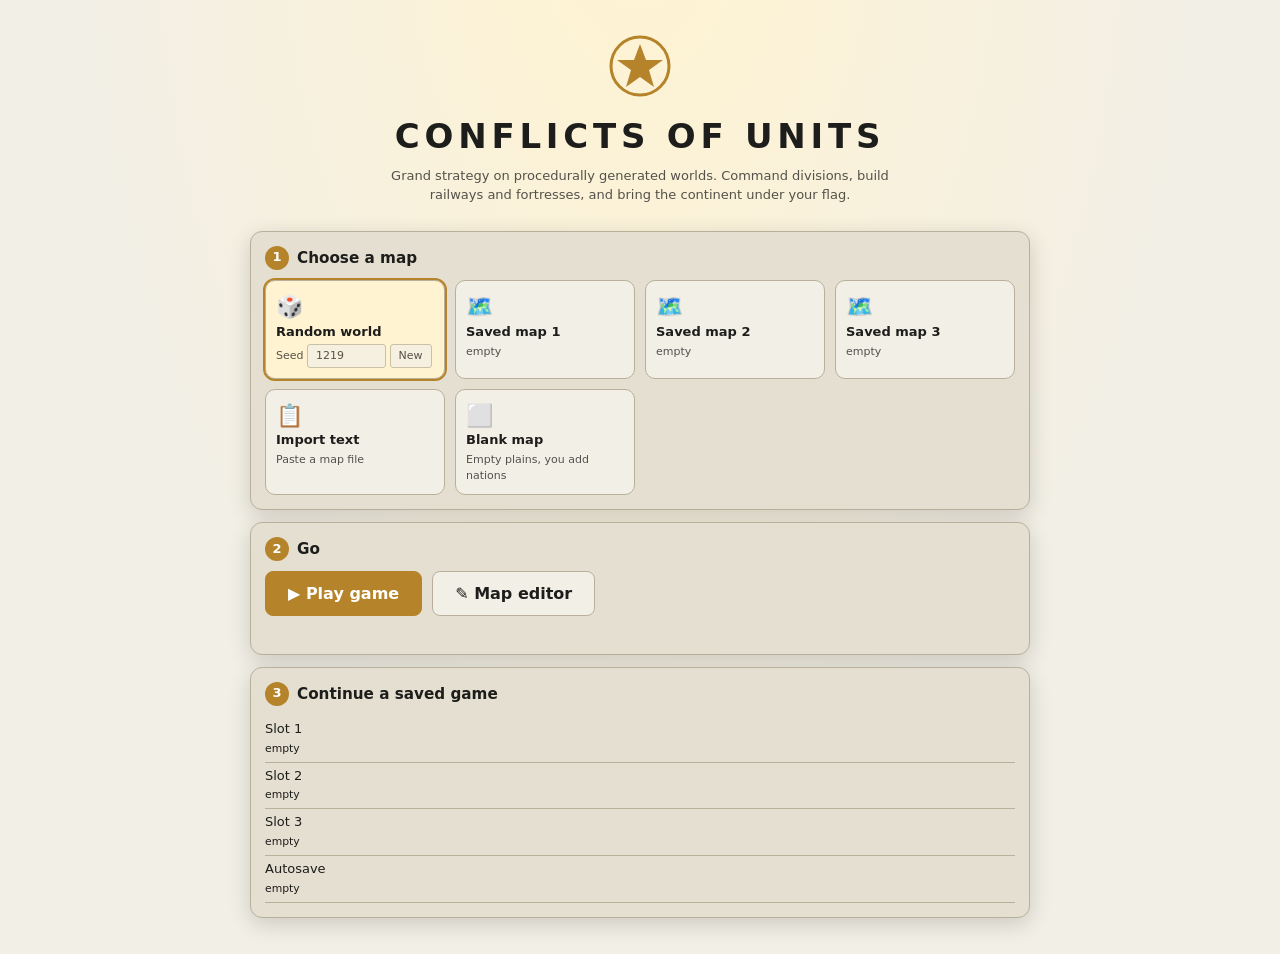
<file: index.html>
<!DOCTYPE html><html lang="en"><head><meta charset="utf-8"><meta name="viewport" content="width=device-width, initial-scale=1, viewport-fit=cover"><title>Conflicts of Units</title><link rel="stylesheet" href="style.css"></head><body><div id="menu"></div>
<script src="data.js"></script><script src="world.js"></script><script src="sim.js"></script><script src="build.js"></script><script src="ai.js"></script><script src="render.js"></script><script src="input.js"></script><script src="mapio.js"></script><script src="editor.js"></script><script src="save.js"></script><script src="ui.js"></script><script src="game.js"></script><script src="page.js"></script>
<script>Menu.init()</script></body></html>
</file>
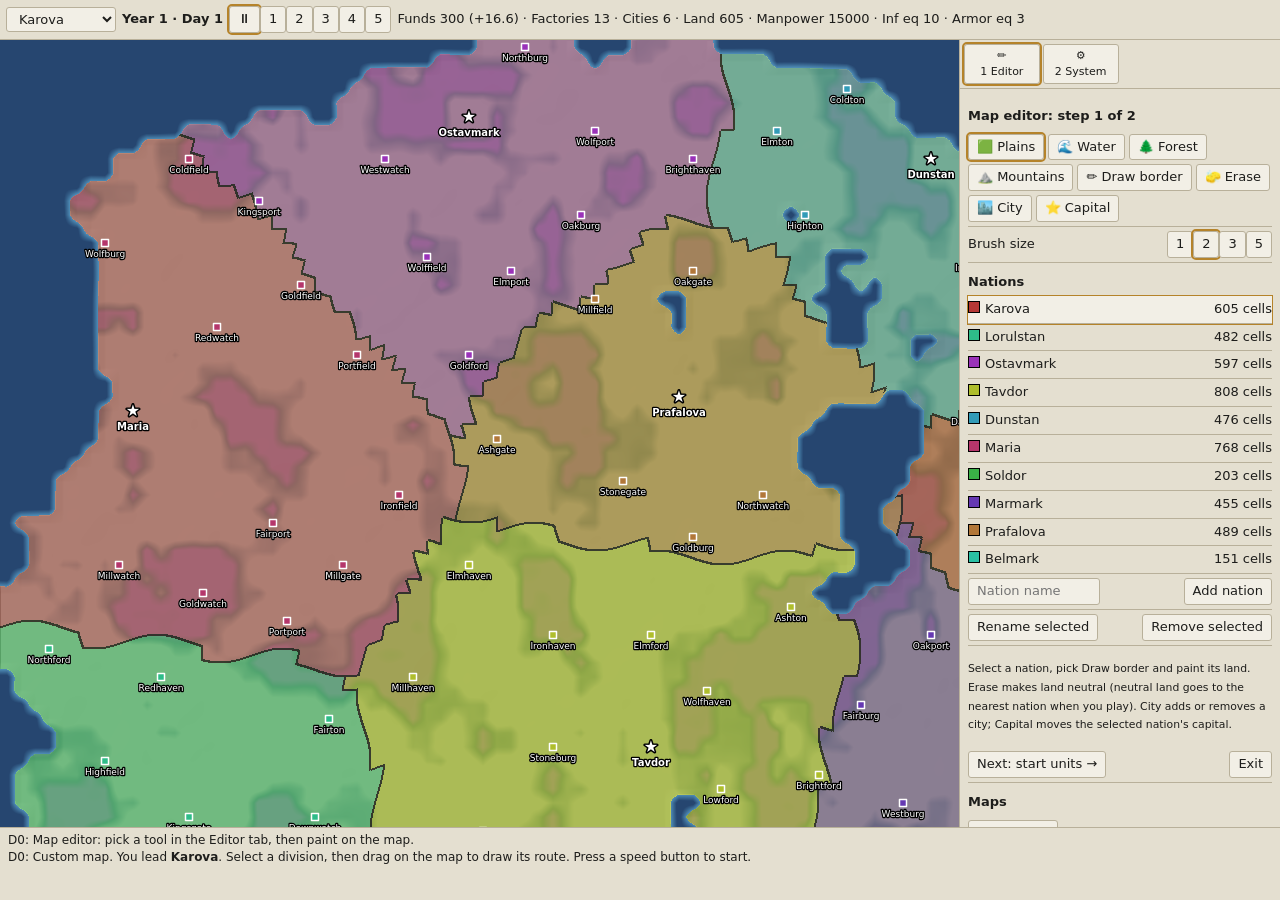
<file: edit.html>
<!DOCTYPE html><html lang="en"><head><meta charset="utf-8"><meta name="viewport" content="width=device-width, initial-scale=1, viewport-fit=cover"><title>Conflicts of Units - Map Editor</title><link rel="stylesheet" href="style.css"></head><body><div id="app"><div id="top"><select id="cs"></select><b id="dt"></b><span id="sp"></span><span id="st"></span></div><div id="main"><div id="cvw"><canvas id="cv"></canvas></div><div id="side"><div id="tabs"></div><div id="pane"></div></div></div><div id="log"></div></div>
<script src="data.js"></script><script src="world.js"></script><script src="sim.js"></script><script src="build.js"></script><script src="ai.js"></script><script src="render.js"></script><script src="input.js"></script><script src="mapio.js"></script><script src="editor.js"></script><script src="save.js"></script><script src="ui.js"></script><script src="game.js"></script><script src="page.js"></script>
<script>Page.start("edit")</script></body></html>
</file>
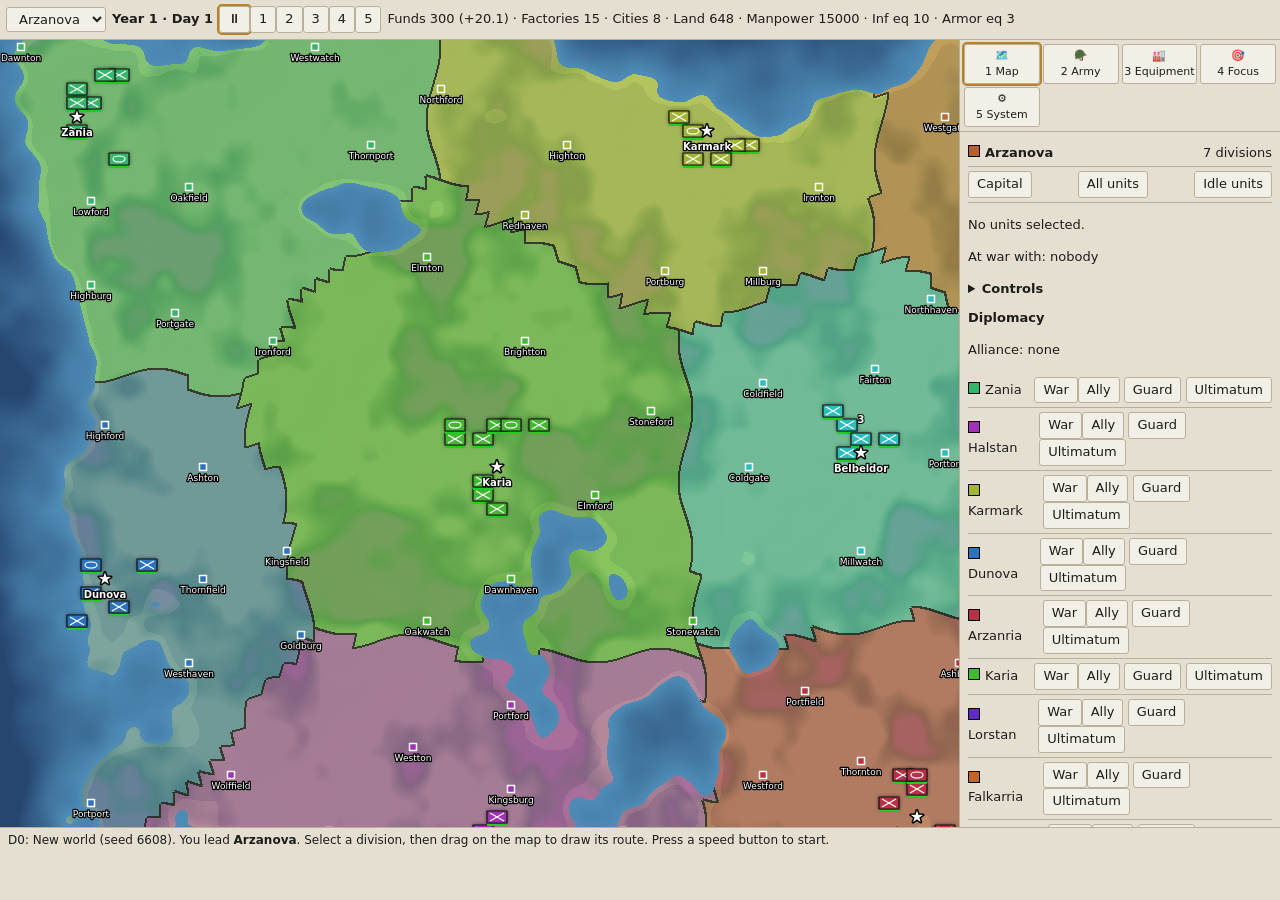
<file: game.html>
<!DOCTYPE html><html lang="en"><head><meta charset="utf-8"><meta name="viewport" content="width=device-width, initial-scale=1, viewport-fit=cover"><title>Conflicts of Units - Game</title><link rel="stylesheet" href="style.css"></head><body><div id="app"><div id="top"><select id="cs"></select><b id="dt"></b><span id="sp"></span><span id="st"></span></div><div id="main"><div id="cvw"><canvas id="cv"></canvas></div><div id="side"><div id="tabs"></div><div id="pane"></div></div></div><div id="log"></div></div>
<script src="data.js"></script><script src="world.js"></script><script src="sim.js"></script><script src="build.js"></script><script src="ai.js"></script><script src="render.js"></script><script src="input.js"></script><script src="mapio.js"></script><script src="editor.js"></script><script src="save.js"></script><script src="ui.js"></script><script src="game.js"></script><script src="page.js"></script>
<script>Page.start("game")</script></body></html>
</file>
<file: style.css>
:root{--bg:#f2efe6;--pn:#e4dfd0;--tx:#1d1d1b;--bd:#b8b09a;--ac:#b5832a;box-sizing:border-box;padding-top:env(safe-area-inset-top,0px);padding-bottom:env(safe-area-inset-bottom,0px)}
@media(prefers-color-scheme:dark){:root:not([data-theme=light]){--bg:#15181b;--pn:#20252a;--tx:#e6e2d3;--bd:#3a4047;--ac:#d9a441;color-scheme:dark}}
:root[data-theme=dark]{--bg:#15181b;--pn:#20252a;--tx:#e6e2d3;--bd:#3a4047;--ac:#d9a441;color-scheme:dark}
html,body{height:100%;margin:0}body{background:var(--bg);color:var(--tx);font:13px/1.45 system-ui,sans-serif}
#app{display:flex;flex-direction:column;height:100%}
#top{display:flex;flex-wrap:wrap;gap:6px;align-items:center;padding:6px;background:var(--pn);border-bottom:1px solid var(--bd)}
#main{flex:1;display:flex;min-height:0}#cvw{flex:1 1 0;min-width:0;overflow:auto}
canvas{display:block;max-width:none;cursor:crosshair;touch-action:none}
#side{flex:0 0 320px;display:flex;flex-direction:column;min-height:0;background:var(--pn);border-left:1px solid var(--bd)}
#tabs{display:grid;grid-template-columns:repeat(4,1fr);gap:3px;padding:4px;border-bottom:1px solid var(--bd)}
#tabs button{display:flex;flex-direction:column;align-items:center;font-size:11px;padding:3px 0}
#pane{flex:1;overflow:auto;padding:8px}
#log{height:64px;overflow:auto;padding:4px 8px;background:var(--pn);border-top:1px solid var(--bd);font-size:12px}
button,select,input{background:var(--bg);color:var(--tx);border:1px solid var(--bd);padding:3px 8px;border-radius:3px;cursor:pointer;font:inherit}
button.on{outline:2px solid var(--ac)}
.row{display:flex;justify-content:space-between;align-items:center;gap:6px;padding:4px 0;border-bottom:1px solid var(--bd)}
.row.k{cursor:pointer}.row.k:hover{background:var(--bg)}.row.s{background:var(--bg);outline:1px solid var(--ac)}
h4{margin:10px 0 4px}.sw{display:inline-block;width:10px;height:10px;border:1px solid #000;margin-right:5px}
@media(max-width:700px){#main{flex-direction:column}#cvw{flex:1 1 55%;min-height:0}#side{flex:0 0 42%;border-left:0}}

[hidden]{display:none!important}
:root{--hi:#fff3d1}@media(prefers-color-scheme:dark){:root:not([data-theme=light]){--hi:#2a3038}}:root[data-theme=dark]{--hi:#2a3038}
#menu{min-height:100%;box-sizing:border-box;padding:24px 14px;background:radial-gradient(ellipse at 50% -10%,var(--hi) 0,transparent 62%),var(--bg)}
.mbox{max-width:780px;margin:0 auto}.hero{text-align:center;color:var(--ac);padding:10px 0 14px}
.hero h1{font-size:34px;letter-spacing:.14em;text-transform:uppercase;margin:8px 0 6px;color:var(--tx);font-weight:800}.hero p{color:var(--tx);opacity:.75;max-width:520px;margin:0 auto}
.card{background:var(--pn);border:1px solid var(--bd);border-radius:12px;padding:14px;margin:12px 0;box-shadow:0 6px 22px rgba(0,0,0,.16)}
.card h3{margin:0 0 10px;display:flex;align-items:center;gap:8px}.n{display:inline-grid;place-items:center;width:24px;height:24px;border-radius:50%;background:var(--ac);color:#fff;font-size:13px}
.tiles{display:grid;grid-template-columns:repeat(auto-fill,minmax(160px,1fr));gap:10px}
.tile{border:1px solid var(--bd);border-radius:10px;padding:10px;cursor:pointer;background:var(--bg);transition:transform .15s,border-color .15s}.tile:hover{transform:translateY(-2px);border-color:var(--ac)}.tile.on{outline:2px solid var(--ac);background:var(--hi)}
.ti{font-size:22px}.tt{font-weight:600}.ts{font-size:11px;opacity:.75;margin-top:2px}
.go{display:flex;gap:10px;flex-wrap:wrap}.big{font-size:16px;padding:10px 22px;border-radius:8px;font-weight:700}.big.p{background:var(--ac);color:#fff;border-color:var(--ac)}
.warn{color:#c0392b;min-height:1.2em;margin:8px 0 0}
</file>
